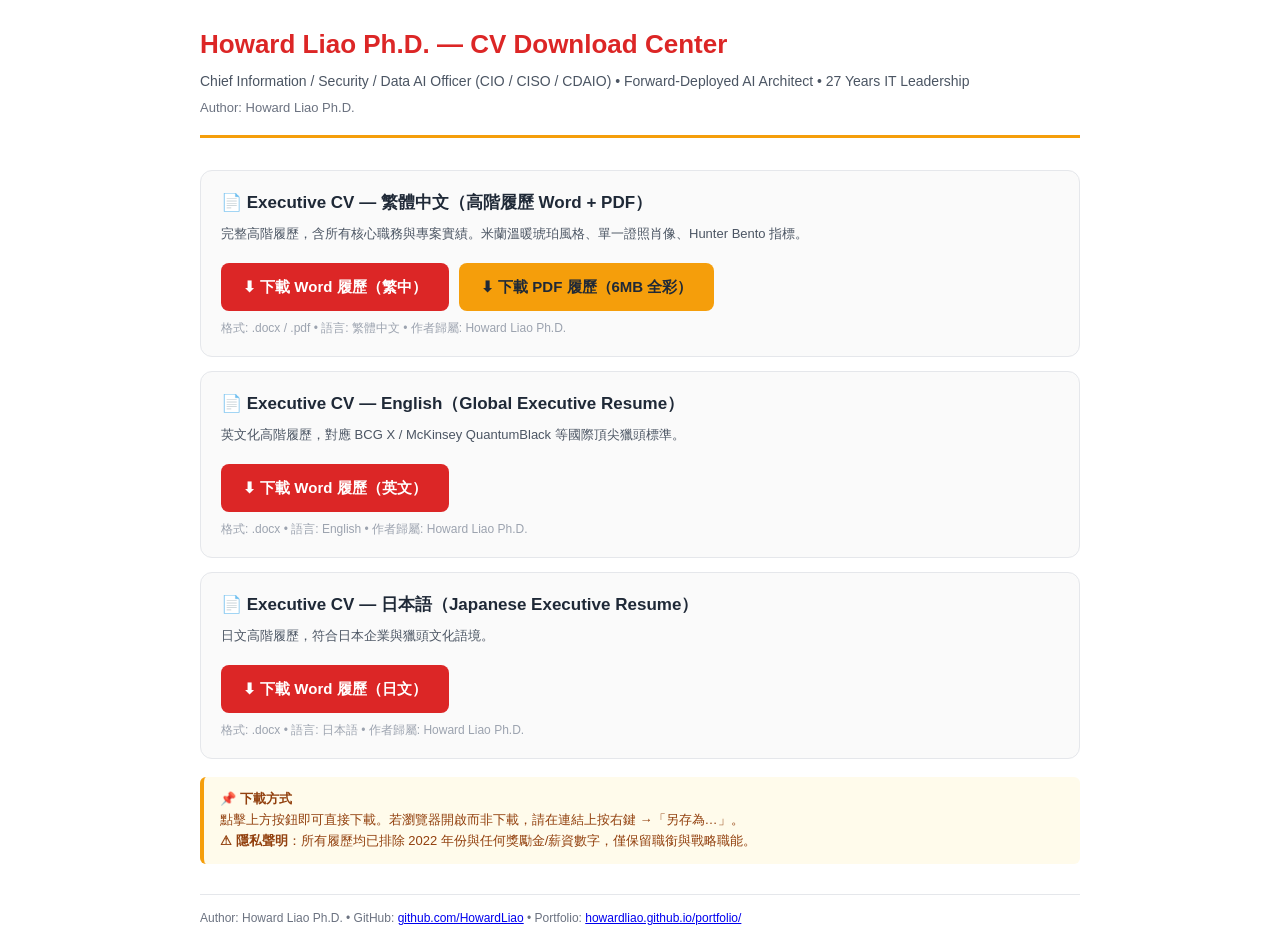
<file: cv-downloads.html>
<!DOCTYPE html>
<html lang="zh-Hant">
<head>
<meta charset="UTF-8">
<meta name="viewport" content="width=device-width, initial-scale=1.0">
<title>Howard Liao Ph.D. — CV Download Center</title>
<style>
  :root {
    --amber: #F59E0B;
    --rust: #DC2626;
    --dark: #1F2937;
    --bg: #FFFFFF;
  }
  * { box-sizing: border-box; margin: 0; padding: 0; }
  body {
    font-family: -apple-system, BlinkMacSystemFont, "Segoe UI", Roboto, "Helvetica Neue", Arial, sans-serif;
    background: var(--bg);
    color: var(--dark);
    line-height: 1.6;
    padding: 24px;
  }
  .container { max-width: 880px; margin: 0 auto; }
  header { margin-bottom: 32px; border-bottom: 3px solid var(--amber); padding-bottom: 16px; }
  header h1 {
    font-size: 26px;
    color: var(--rust);
    margin-bottom: 4px;
  }
  header p { color: #4b5563; font-size: 14px; }
  .author { font-size: 13px; color: #6b7280; margin-top: 6px; }
  .btn {
    display: inline-block;
    background: var(--rust);
    color: #fff;
    padding: 12px 22px;
    border-radius: 8px;
    text-decoration: none;
    font-weight: 600;
    font-size: 15px;
    margin: 8px 6px 0 0;
    transition: background 0.2s;
  }
  .btn:hover { background: #B91C1C; }
  .btn.amber { background: var(--amber); color: #1f2937; }
  .btn.amber:hover { background: #D97706; }
  .card {
    border: 1px solid #e5e7eb;
    border-radius: 12px;
    padding: 18px 20px;
    margin: 14px 0;
    background: #fafafa;
  }
  .card h3 { font-size: 17px; margin-bottom: 8px; }
  .card p { font-size: 13px; color: #4b5563; margin-bottom: 10px; }
  .card .meta { font-size: 12px; color: #9ca3af; margin-top: 8px; }
  .note { background: #fffbeb; border-left: 4px solid var(--amber); padding: 12px 16px; border-radius: 6px; margin-top: 18px; font-size: 13px; color: #92400e; }
  footer { margin-top: 30px; border-top: 1px solid #e5e7eb; padding-top: 14px; font-size: 12px; color: #6b7280; }
  @media (max-width: 600px) {
    body { padding: 14px; }
  }
</style>
</head>
<body>
<div class="container">
  <header>
    <h1>Howard Liao Ph.D. — CV Download Center</h1>
    <p>Chief Information / Security / Data AI Officer (CIO / CISO / CDAIO) &bull; Forward-Deployed AI Architect &bull; 27 Years IT Leadership</p>
    <div class="author">Author: Howard Liao Ph.D.</div>
  </header>

  <div class="card">
    <h3>📄 Executive CV — 繁體中文（高階履歷 Word + PDF）</h3>
    <p>完整高階履歷，含所有核心職務與專案實績。米蘭溫暖琥珀風格、單一證照肖像、Hunter Bento 指標。</p>
    <a class="btn" href="Howard_Liao_CISO_Resume_ZH.docx" download>⬇ 下載 Word 履歷（繁中）</a>
    <a class="btn amber" href="Howard_Liao_PhD_CV.pdf" download>⬇ 下載 PDF 履歷（6MB 全彩）</a>
    <div class="meta">格式: .docx / .pdf &bull; 語言: 繁體中文 &bull; 作者歸屬: Howard Liao Ph.D.</div>
  </div>

  <div class="card">
    <h3>📄 Executive CV — English（Global Executive Resume）</h3>
    <p>英文化高階履歷，對應 BCG X / McKinsey QuantumBlack 等國際頂尖獵頭標準。</p>
    <a class="btn" href="Howard_Liao_CISO_Resume_EN.docx" download>⬇ 下載 Word 履歷（英文）</a>
    <div class="meta">格式: .docx &bull; 語言: English &bull; 作者歸屬: Howard Liao Ph.D.</div>
  </div>

  <div class="card">
    <h3>📄 Executive CV — 日本語（Japanese Executive Resume）</h3>
    <p>日文高階履歷，符合日本企業與獵頭文化語境。</p>
    <a class="btn" href="Howard_Liao_CISO_Resume_JA.docx" download>⬇ 下載 Word 履歷（日文）</a>
    <div class="meta">格式: .docx &bull; 語言: 日本語 &bull; 作者歸屬: Howard Liao Ph.D.</div>
  </div>

  <div class="note">
    <strong>📌 下載方式</strong><br>
    點擊上方按鈕即可直接下載。若瀏覽器開啟而非下載，請在連結上按右鍵 →「另存為…」。<br>
    <strong>⚠ 隱私聲明</strong>：所有履歷均已排除 2022 年份與任何獎勵金/薪資數字，僅保留職銜與戰略職能。
  </div>

  <footer>
    Author: Howard Liao Ph.D. &bull; GitHub: <a href="https://github.com/HowardLiao">github.com/HowardLiao</a> &bull; Portfolio: <a href="https://howardliao.github.io/portfolio/">howardliao.github.io/portfolio/</a>
  </footer>
</div>
</body>
</html>
</file>
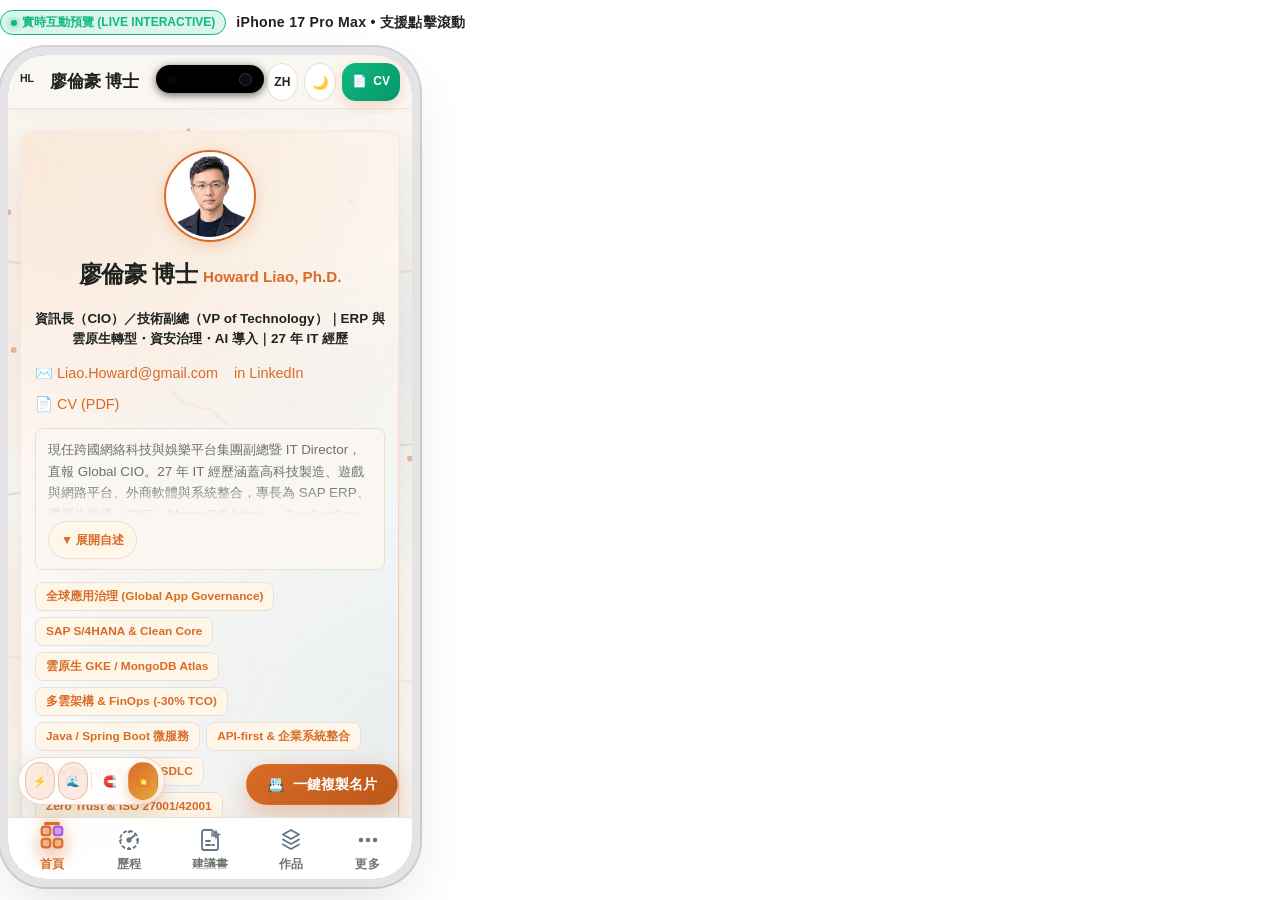
<file: preview_iphone.html>
<!DOCTYPE html>
<html lang="zh-TW">
<head>
  <meta charset="UTF-8">
  <style>
    body {
      margin: 0;
      padding: 10px 0;
      background: transparent;
      display: flex;
      flex-direction: column;
      align-items: flex-start;
      font-family: -apple-system, BlinkMacSystemFont, "Segoe UI", Roboto, sans-serif;
    }
    .preview-header {
      margin-bottom: 12px;
      display: flex;
      align-items: center;
      gap: 10px;
    }
    .status-pill {
      background: rgba(16, 185, 129, 0.15);
      border: 1px solid #10b981;
      color: #10b981;
      font-size: 0.75rem;
      font-weight: 700;
      padding: 3px 10px;
      border-radius: 20px;
      display: flex;
      align-items: center;
      gap: 5px;
    }
    .status-dot {
      width: 6px;
      height: 6px;
      background: #10b981;
      border-radius: 50%;
      box-shadow: 0 0 6px #10b981;
      animation: pulseDot 2s infinite;
    }
    @keyframes pulseDot {
      0%, 100% { opacity: 1; transform: scale(1); }
      50% { opacity: 0.4; transform: scale(0.8); }
    }
    .device-title {
      font-size: 0.88rem;
      font-weight: 800;
      color: #1F2421;
      letter-spacing: 0.02em;
    }

    /* iPhone 17 Pro Max 擬真旗艦外框 */
    .iphone-wrapper {
      position: relative;
      width: 420px;
      height: 840px;
      background: #FAF7F2;
      border: 8px solid #e4e4e7;
      border-radius: 46px;
      box-shadow: 
        0 25px 60px -15px rgba(31, 36, 33, 0.15),
        0 0 0 2px #d4d4d8,
        inset 0 0 4px rgba(255, 255, 255, 0.6);
      overflow: hidden;
      box-sizing: border-box;
    }

    /* 頂部動態島 (Dynamic Island) */
    .dynamic-island {
      position: absolute;
      top: 10px;
      left: 50%;
      transform: translateX(-50%);
      width: 108px;
      height: 28px;
      background: #000000;
      border-radius: 20px;
      z-index: 1000;
      display: flex;
      align-items: center;
      justify-content: space-between;
      padding: 0 12px;
      box-sizing: border-box;
      pointer-events: none;
      box-shadow: 0 2px 8px rgba(0, 0, 0, 0.6);
    }
    .island-lens {
      width: 11px;
      height: 11px;
      background: #090d16;
      border-radius: 50%;
      border: 1px solid rgba(255, 255, 255, 0.15);
    }
    .island-sensor {
      width: 9px;
      height: 9px;
      background: #050811;
      border-radius: 50%;
    }

    /* 真正的互動 iframe 視窗 (等比呈現手機網站) */
    .device-screen {
      width: 100%;
      height: 100%;
      border: none;
      background: #0a0f1d;
      border-radius: 38px;
      display: block;
    }

    /* 底部 Home Bar */
    .home-bar {
      position: absolute;
      bottom: 8px;
      left: 50%;
      transform: translateX(-50%);
      width: 125px;
      height: 4px;
      background: rgba(255, 255, 255, 0.6);
      border-radius: 4px;
      z-index: 1000;
      pointer-events: none;
    }
  </style>
</head>
<body>
  <div class="preview-header">
    <div class="status-pill">
      <span class="status-dot"></span>
      <span>實時互動預覽 (LIVE INTERACTIVE)</span>
    </div>
    <div class="device-title">iPhone 17 Pro Max • 支援點擊滾動</div>
  </div>

  <div class="iphone-wrapper">
    <!-- Dynamic Island -->
    <div class="dynamic-island">
      <div class="island-sensor"></div>
      <div class="island-lens"></div>
    </div>

    <!-- 真正可即時操作的互動式網頁 iframe -->
    <iframe class="device-screen" src="index.html" title="廖倫豪博士作品集實時預覽"></iframe>

    <!-- Home Indicator -->
    <div class="home-bar"></div>
  </div>
</body>
</html>
</file>
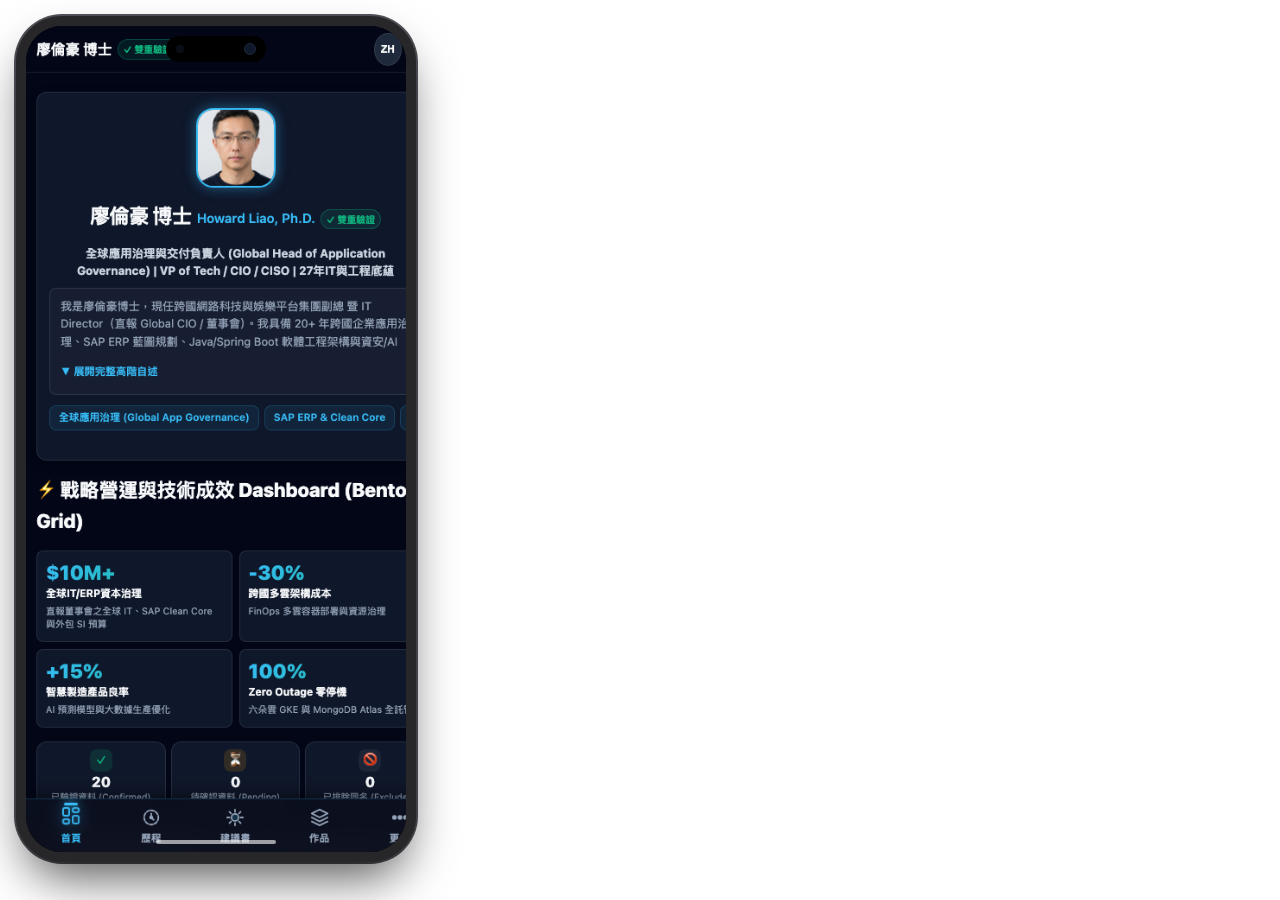
<file: assets/iphone_preview.html>
<!DOCTYPE html>
<html lang="zh-TW">
<head>
  <meta charset="UTF-8">
  <style>
    body {
      margin: 0;
      padding: 16px;
      display: flex;
      justify-content: flex-start;
      background: transparent;
      font-family: -apple-system, BlinkMacSystemFont, "Segoe UI", Roboto, sans-serif;
    }
    .device-mockup {
      width: 380px;
      background: #000;
      border: 10px solid #27272a;
      border-radius: 46px;
      box-shadow: 0 25px 50px -12px rgba(0, 0, 0, 0.7), 0 0 0 2px #52525b;
      overflow: hidden;
      position: relative;
    }
    /* Dynamic Island */
    .dynamic-island {
      position: absolute;
      top: 10px;
      left: 50%;
      transform: translateX(-50%);
      width: 100px;
      height: 26px;
      background: #000;
      border-radius: 20px;
      z-index: 100;
      display: flex;
      align-items: center;
      justify-content: space-between;
      padding: 0 10px;
      box-sizing: border-box;
    }
    .camera-lens {
      width: 10px;
      height: 10px;
      background: #0f172a;
      border-radius: 50%;
      border: 1px solid #1e293b;
    }
    .sensor {
      width: 8px;
      height: 8px;
      background: #090d16;
      border-radius: 50%;
    }
    /* Screen Image */
    .screen-img {
      width: 100%;
      height: auto;
      display: block;
    }
    /* Home Indicator */
    .home-indicator {
      position: absolute;
      bottom: 8px;
      left: 50%;
      transform: translateX(-50%);
      width: 120px;
      height: 4px;
      background: rgba(255, 255, 255, 0.6);
      border-radius: 4px;
      z-index: 100;
    }
  </style>
</head>
<body>
  <div class="device-mockup">
    <div class="dynamic-island">
      <div class="sensor"></div>
      <div class="camera-lens"></div>
    </div>
    <img class="screen-img" src="iphone_17_pro_max_view.png" alt="iPhone 17 Pro Max 實機畫面">
    <div class="home-indicator"></div>
  </div>
</body>
</html>
</file>
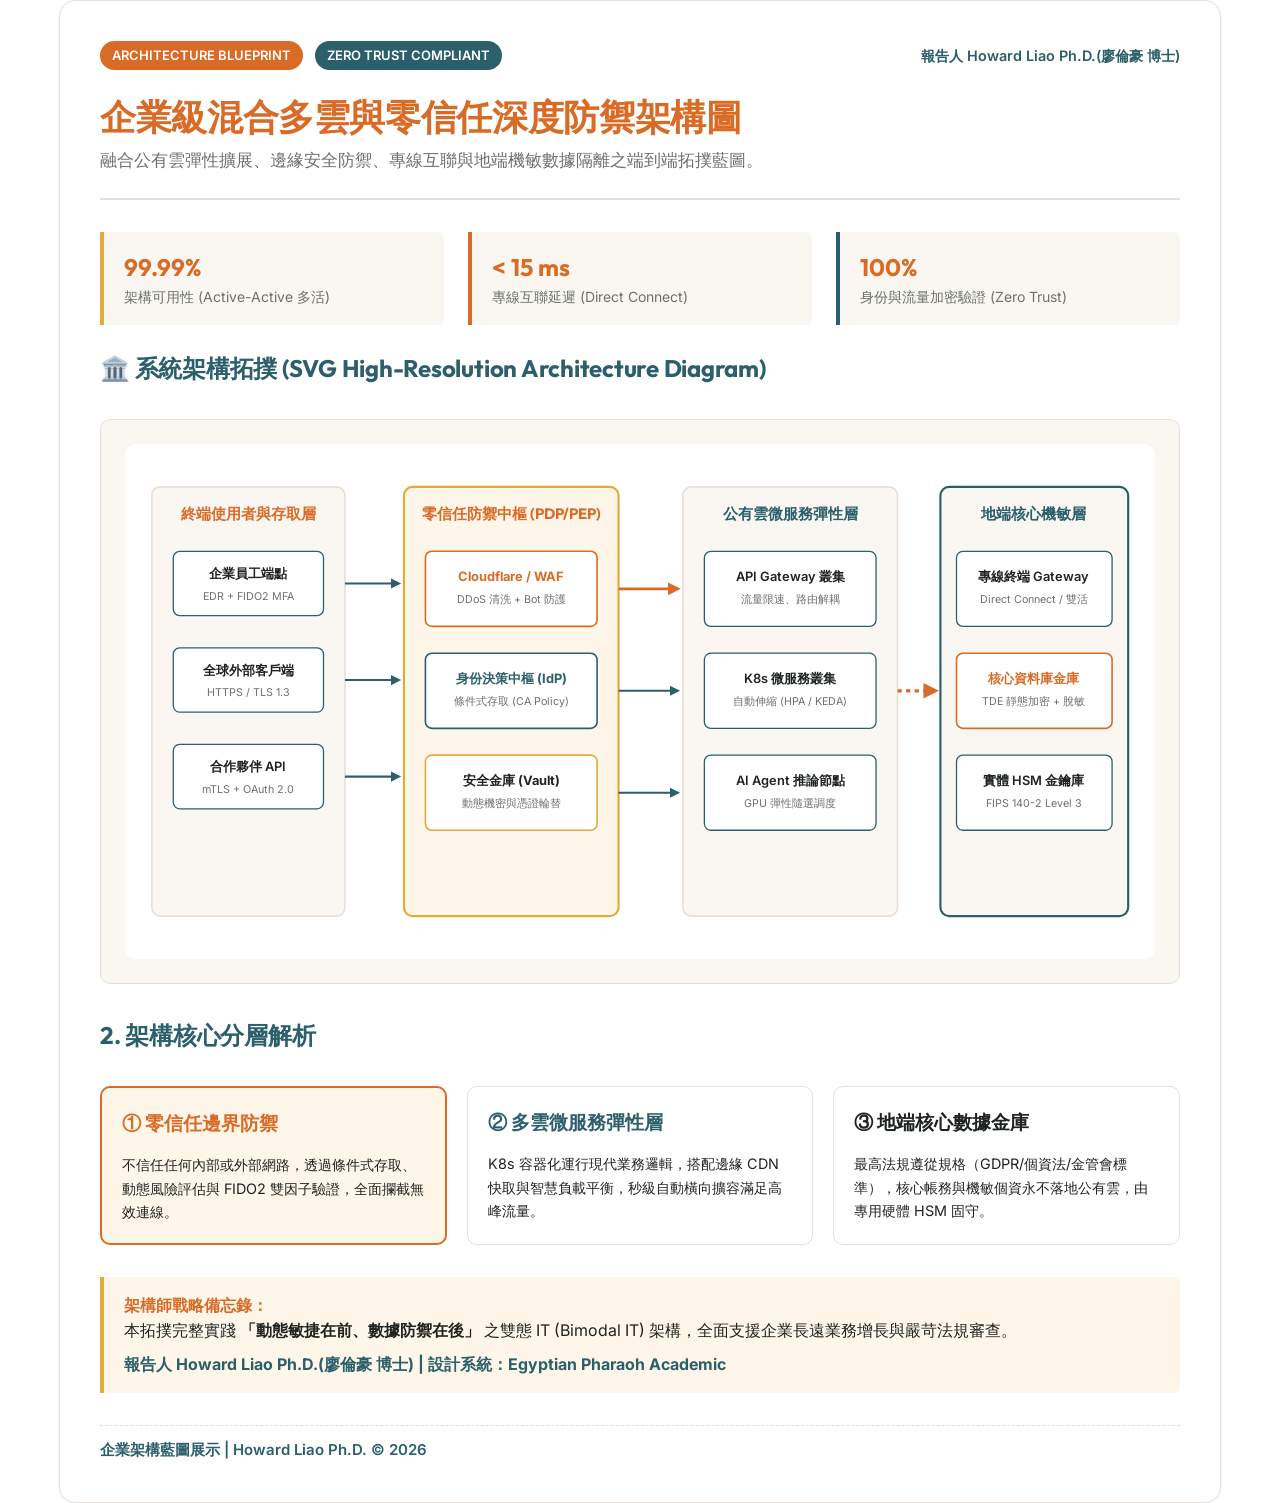
<file: design-system/architecture_showcase.html>
<!DOCTYPE html>
<html lang="zh-TW">
<head>
  <!-- Anti-Scraping & Privacy Protection -->
  <meta name="robots" content="noindex, nofollow, noarchive, nosnippet, noimageindex">
  <meta name="googlebot" content="noindex, nofollow, noarchive">

  <meta charset="UTF-8">
  <meta name="viewport" content="width=device-width, initial-scale=1.0">
  <title>企業混合多雲與零信任架構圖展示 - Howard Liao Ph.D.</title>
  <link rel="preconnect" href="https://fonts.googleapis.com">
  <link rel="preconnect" href="https://fonts.gstatic.com" crossorigin>
  <link href="https://fonts.googleapis.com/css2?family=Outfit:wght@500;600;700;800&family=Inter:wght@400;500;600;700&display=swap" rel="stylesheet">
  <link rel="stylesheet" href="pharaoh_theme.css">
  <style>
    body {
      background-color: #FAF7F2;
      padding: 2rem 1.5rem;
      margin: 0;
      font-family: var(--font-body);
      color: var(--pharaoh-neutral);
    }
    .container {
      max-width: 1080px;
      margin: 0 auto;
      background: #FFFFFF;
      border-radius: var(--radius-lg);
      border: 1px solid var(--pharaoh-border);
      padding: 2.5rem;
      box-shadow: var(--shadow-sm);
    }
    .header-banner {
      border-bottom: 2px solid var(--pharaoh-border);
      padding-bottom: 1.5rem;
      margin-bottom: 2rem;
    }
    .svg-wrapper {
      background: #FAF7F2;
      border: 1px solid var(--pharaoh-border);
      border-radius: var(--radius-md);
      padding: 1.5rem;
      margin: 2rem 0;
      overflow-x: auto;
    }
    svg {
      width: 100%;
      height: auto;
      min-width: 800px;
      display: block;
    }
    .interactive-grid {
      display: grid;
      grid-template-columns: repeat(3, 1fr);
      gap: 1.25rem;
      margin-top: 2rem;
    }
    .layer-box {
      background: #FFFFFF;
      border: 1px solid var(--pharaoh-border);
      border-radius: var(--radius-md);
      padding: 1.25rem;
      transition: all 0.2s ease;
      cursor: pointer;
    }
    .layer-box:hover {
      border-color: var(--pharaoh-primary);
      box-shadow: var(--shadow-md);
      transform: translateY(-2px);
    }
    .layer-box.active {
      border: 2px solid var(--pharaoh-primary);
      background-color: var(--pharaoh-accent-soft);
    }
    .kpi-row {
      display: flex;
      gap: 1.5rem;
      margin: 1.5rem 0;
    }
    .kpi-chip {
      flex: 1;
      background: var(--pharaoh-surface-warm);
      border-left: 4px solid var(--pharaoh-tertiary);
      padding: 1rem 1.25rem;
      border-radius: 0 var(--radius-sm) var(--radius-sm) 0;
    }
    .kpi-val {
      font-size: 1.5rem;
      font-weight: 700;
      color: var(--pharaoh-primary);
      font-family: var(--font-heading);
    }
    .kpi-label {
      font-size: 0.875rem;
      color: var(--pharaoh-muted);
    }
  </style>
</head>
<body class="pharaoh-theme">

  <div class="container">
    <div class="header-banner">
      <div style="display: flex; justify-content: space-between; align-items: center; margin-bottom: 0.75rem;">
        <div>
          <span class="pharaoh-badge-primary">ARCHITECTURE BLUEPRINT</span>
          <span class="pharaoh-badge-secondary" style="margin-left: 0.5rem;">ZERO TRUST COMPLIANT</span>
        </div>
        <div style="font-size: 0.9rem; font-weight: 600; color: var(--pharaoh-secondary);">
          報告人 Howard Liao Ph.D.(廖倫豪 博士)
        </div>
      </div>
      <h1 class="pharaoh-h1" style="margin-bottom: 0.5rem;">企業級混合多雲與零信任深度防禦架構圖</h1>
      <p style="color: var(--pharaoh-muted); margin: 0; font-size: 1.05rem;">
        融合公有雲彈性擴展、邊緣安全防禦、專線互聯與地端機敏數據隔離之端到端拓撲藍圖。
      </p>
    </div>

    <!-- Quick Stats -->
    <div class="kpi-row">
      <div class="kpi-chip">
        <div class="kpi-val">99.99%</div>
        <div class="kpi-label">架構可用性 (Active-Active 多活)</div>
      </div>
      <div class="kpi-chip" style="border-left-color: var(--pharaoh-primary);">
        <div class="kpi-val">&lt; 15 ms</div>
        <div class="kpi-label">專線互聯延遲 (Direct Connect)</div>
      </div>
      <div class="kpi-chip" style="border-left-color: var(--pharaoh-secondary);">
        <div class="kpi-val">100%</div>
        <div class="kpi-label">身份與流量加密驗證 (Zero Trust)</div>
      </div>
    </div>

    <!-- SVG Architecture Diagram -->
    <h2 class="pharaoh-h2">🏛️ 系統架構拓撲 (SVG High-Resolution Architecture Diagram)</h2>

    <div class="svg-wrapper">
      <svg viewBox="0 0 960 480" xmlns="http://www.w3.org/2000/svg">
        <defs>
          <!-- Gradients -->
          <linearGradient id="primaryGrad" x1="0%" y1="0%" x2="100%" y2="100%">
            <stop offset="0%" stop-color="#D96B27"/>
            <stop offset="100%" stop-color="#BC581A"/>
          </linearGradient>
          <linearGradient id="secGrad" x1="0%" y1="0%" x2="100%" y2="100%">
            <stop offset="0%" stop-color="#2B5F6B"/>
            <stop offset="100%" stop-color="#1B424B"/>
          </linearGradient>
          <linearGradient id="goldGrad" x1="0%" y1="0%" x2="100%" y2="100%">
            <stop offset="0%" stop-color="#FEF7E9"/>
            <stop offset="100%" stop-color="#FCEFD2"/>
          </linearGradient>
          <!-- Arrow marker -->
          <marker id="arrow" viewBox="0 0 10 10" refX="6" refY="5" markerWidth="6" markerHeight="6" orient="auto-start-reverse">
            <path d="M 0 1 L 8 5 L 0 9 z" fill="#2B5F6B"/>
          </marker>
          <marker id="arrow-gold" viewBox="0 0 10 10" refX="6" refY="5" markerWidth="6" markerHeight="6" orient="auto-start-reverse">
            <path d="M 0 1 L 8 5 L 0 9 z" fill="#D96B27"/>
          </marker>
        </defs>

        <!-- Background grid styling -->
        <rect width="960" height="480" rx="10" fill="#FFFFFF"/>

        <!-- LAYER 1: Client & Perimeter -->
        <g id="client-layer">
          <rect x="25" y="40" width="180" height="400" rx="8" fill="#FAF7F2" stroke="#E8DFD8" stroke-width="1.5"/>
          <text x="115" y="70" text-anchor="middle" font-family="Outfit" font-size="14" font-weight="700" fill="#D96B27">終端使用者與存取層</text>
          
          <!-- Nodes -->
          <rect x="45" y="100" width="140" height="60" rx="6" fill="#FFFFFF" stroke="#2B5F6B" stroke-width="1.2"/>
          <text x="115" y="125" text-anchor="middle" font-family="Inter" font-size="12" font-weight="600" fill="#1F2421">企業員工端點</text>
          <text x="115" y="145" text-anchor="middle" font-family="Inter" font-size="10" fill="#6B726C">EDR + FIDO2 MFA</text>

          <rect x="45" y="190" width="140" height="60" rx="6" fill="#FFFFFF" stroke="#2B5F6B" stroke-width="1.2"/>
          <text x="115" y="215" text-anchor="middle" font-family="Inter" font-size="12" font-weight="600" fill="#1F2421">全球外部客戶端</text>
          <text x="115" y="235" text-anchor="middle" font-family="Inter" font-size="10" fill="#6B726C">HTTPS / TLS 1.3</text>

          <rect x="45" y="280" width="140" height="60" rx="6" fill="#FFFFFF" stroke="#2B5F6B" stroke-width="1.2"/>
          <text x="115" y="305" text-anchor="middle" font-family="Inter" font-size="12" font-weight="600" fill="#1F2421">合作夥伴 API</text>
          <text x="115" y="325" text-anchor="middle" font-family="Inter" font-size="10" fill="#6B726C">mTLS + OAuth 2.0</text>
        </g>

        <!-- Connecting line to Zero Trust Gateway -->
        <path d="M 205 130 L 255 130" stroke="#2B5F6B" stroke-width="2" marker-end="url(#arrow)"/>
        <path d="M 205 220 L 255 220" stroke="#2B5F6B" stroke-width="2" marker-end="url(#arrow)"/>
        <path d="M 205 310 L 255 310" stroke="#2B5F6B" stroke-width="2" marker-end="url(#arrow)"/>

        <!-- LAYER 2: Zero Trust Edge & Security Proxy -->
        <g id="security-layer">
          <rect x="260" y="40" width="200" height="400" rx="8" fill="#FEF7E9" stroke="#E5A93C" stroke-width="2"/>
          <text x="360" y="70" text-anchor="middle" font-family="Outfit" font-size="14" font-weight="700" fill="#D96B27">零信任防禦中樞 (PDP/PEP)</text>

          <rect x="280" y="100" width="160" height="70" rx="6" fill="#FFFFFF" stroke="#D96B27" stroke-width="1.5"/>
          <text x="360" y="128" text-anchor="middle" font-family="Inter" font-size="12" font-weight="700" fill="#D96B27">Cloudflare / WAF</text>
          <text x="360" y="148" text-anchor="middle" font-family="Inter" font-size="10" fill="#6B726C">DDoS 清洗 + Bot 防護</text>

          <rect x="280" y="195" width="160" height="70" rx="6" fill="#FFFFFF" stroke="#2B5F6B" stroke-width="1.5"/>
          <text x="360" y="223" text-anchor="middle" font-family="Inter" font-size="12" font-weight="700" fill="#2B5F6B">身份決策中樞 (IdP)</text>
          <text x="360" y="243" text-anchor="middle" font-family="Inter" font-size="10" fill="#6B726C">條件式存取 (CA Policy)</text>

          <rect x="280" y="290" width="160" height="70" rx="6" fill="#FFFFFF" stroke="#E5A93C" stroke-width="1.5"/>
          <text x="360" y="318" text-anchor="middle" font-family="Inter" font-size="12" font-weight="700" fill="#1F2421">安全金庫 (Vault)</text>
          <text x="360" y="338" text-anchor="middle" font-family="Inter" font-size="10" fill="#6B726C">動態機密與憑證輪替</text>
        </g>

        <!-- Connecting lines to Clouds -->
        <path d="M 460 135 L 515 135" stroke="#D96B27" stroke-width="2.5" marker-end="url(#arrow-gold)"/>
        <path d="M 460 230 L 515 230" stroke="#2B5F6B" stroke-width="2" marker-end="url(#arrow)"/>
        <path d="M 460 325 L 515 325" stroke="#2B5F6B" stroke-width="2" marker-end="url(#arrow)"/>

        <!-- LAYER 3: Multi-Cloud Workloads -->
        <g id="cloud-layer">
          <rect x="520" y="40" width="200" height="400" rx="8" fill="#FAF7F2" stroke="#E8DFD8" stroke-width="1.5"/>
          <text x="620" y="70" text-anchor="middle" font-family="Outfit" font-size="14" font-weight="700" fill="#2B5F6B">公有雲微服務彈性層</text>

          <rect x="540" y="100" width="160" height="70" rx="6" fill="#FFFFFF" stroke="#2B5F6B" stroke-width="1.2"/>
          <text x="620" y="128" text-anchor="middle" font-family="Inter" font-size="12" font-weight="600" fill="#1F2421">API Gateway 叢集</text>
          <text x="620" y="148" text-anchor="middle" font-family="Inter" font-size="10" fill="#6B726C">流量限速、路由解耦</text>

          <rect x="540" y="195" width="160" height="70" rx="6" fill="#FFFFFF" stroke="#2B5F6B" stroke-width="1.2"/>
          <text x="620" y="223" text-anchor="middle" font-family="Inter" font-size="12" font-weight="600" fill="#1F2421">K8s 微服務叢集</text>
          <text x="620" y="243" text-anchor="middle" font-family="Inter" font-size="10" fill="#6B726C">自動伸縮 (HPA / KEDA)</text>

          <rect x="540" y="290" width="160" height="70" rx="6" fill="#FFFFFF" stroke="#2B5F6B" stroke-width="1.2"/>
          <text x="620" y="318" text-anchor="middle" font-family="Inter" font-size="12" font-weight="600" fill="#1F2421">AI Agent 推論節點</text>
          <text x="620" y="338" text-anchor="middle" font-family="Inter" font-size="10" fill="#6B726C">GPU 彈性隨選調度</text>
        </g>

        <!-- Connecting lines to On-Premises via Direct Connect -->
        <path d="M 720 230 L 755 230" stroke="#D96B27" stroke-width="3" stroke-dasharray="4" marker-end="url(#arrow-gold)"/>

        <!-- LAYER 4: On-Premises Core -->
        <g id="onprem-layer">
          <rect x="760" y="40" width="175" height="400" rx="8" fill="#FAF7F2" stroke="#2B5F6B" stroke-width="2"/>
          <text x="847" y="70" text-anchor="middle" font-family="Outfit" font-size="14" font-weight="700" fill="#2B5F6B">地端核心機敏層</text>

          <rect x="775" y="100" width="145" height="70" rx="6" fill="#FFFFFF" stroke="#2B5F6B" stroke-width="1.2"/>
          <text x="847" y="128" text-anchor="middle" font-family="Inter" font-size="12" font-weight="600" fill="#1F2421">專線終端 Gateway</text>
          <text x="847" y="148" text-anchor="middle" font-family="Inter" font-size="10" fill="#6B726C">Direct Connect / 雙活</text>

          <rect x="775" y="195" width="145" height="70" rx="6" fill="#FFFFFF" stroke="#D96B27" stroke-width="1.5"/>
          <text x="847" y="223" text-anchor="middle" font-family="Inter" font-size="12" font-weight="700" fill="#D96B27">核心資料庫金庫</text>
          <text x="847" y="243" text-anchor="middle" font-family="Inter" font-size="10" fill="#6B726C">TDE 靜態加密 + 脫敏</text>

          <rect x="775" y="290" width="145" height="70" rx="6" fill="#FFFFFF" stroke="#2B5F6B" stroke-width="1.2"/>
          <text x="847" y="318" text-anchor="middle" font-family="Inter" font-size="12" font-weight="600" fill="#1F2421">實體 HSM 金鑰庫</text>
          <text x="847" y="338" text-anchor="middle" font-family="Inter" font-size="10" fill="#6B726C">FIPS 140-2 Level 3</text>
        </g>
      </svg>
    </div>

    <!-- Explanatory Interactive Cards -->
    <h2 class="pharaoh-h2">2. 架構核心分層解析</h2>
    <div class="interactive-grid">
      <div class="layer-box active">
        <h3 class="pharaoh-h3" style="margin-top: 0; color: var(--pharaoh-primary);">① 零信任邊界防禦</h3>
        <p style="font-size: 0.9rem; color: var(--pharaoh-neutral); margin-bottom: 0;">
          不信任任何內部或外部網路，透過條件式存取、動態風險評估與 FIDO2 雙因子驗證，全面攔截無效連線。
        </p>
      </div>

      <div class="layer-box">
        <h3 class="pharaoh-h3" style="margin-top: 0; color: var(--pharaoh-secondary);">② 多雲微服務彈性層</h3>
        <p style="font-size: 0.9rem; color: var(--pharaoh-neutral); margin-bottom: 0;">
          K8s 容器化運行現代業務邏輯，搭配邊緣 CDN 快取與智慧負載平衡，秒級自動橫向擴容滿足高峰流量。
        </p>
      </div>

      <div class="layer-box">
        <h3 class="pharaoh-h3" style="margin-top: 0; color: var(--pharaoh-neutral);">③ 地端核心數據金庫</h3>
        <p style="font-size: 0.9rem; color: var(--pharaoh-neutral); margin-bottom: 0;">
          最高法規遵從規格（GDPR/個資法/金管會標準），核心帳務與機敏個資永不落地公有雲，由專用硬體 HSM 固守。
        </p>
      </div>
    </div>

    <div class="pharaoh-callout" style="margin-top: 2rem;">
      <strong style="color: var(--pharaoh-primary);">架構師戰略備忘錄：</strong><br>
      本拓撲完整實踐 <strong>「動態敏捷在前、數據防禦在後」</strong> 之雙態 IT (Bimodal IT) 架構，全面支援企業長遠業務增長與嚴苛法規審查。<br>
      <span style="display: inline-block; margin-top: 0.5rem; font-weight: 700; color: var(--pharaoh-secondary);">
        報告人 Howard Liao Ph.D.(廖倫豪 博士)  |  設計系統：Egyptian Pharaoh Academic
      </span>
    </div>

    <div class="pharaoh-attribution">
      企業架構藍圖展示 | Howard Liao Ph.D. © 2026
    </div>
  </div>

</body>
</html>
</file>
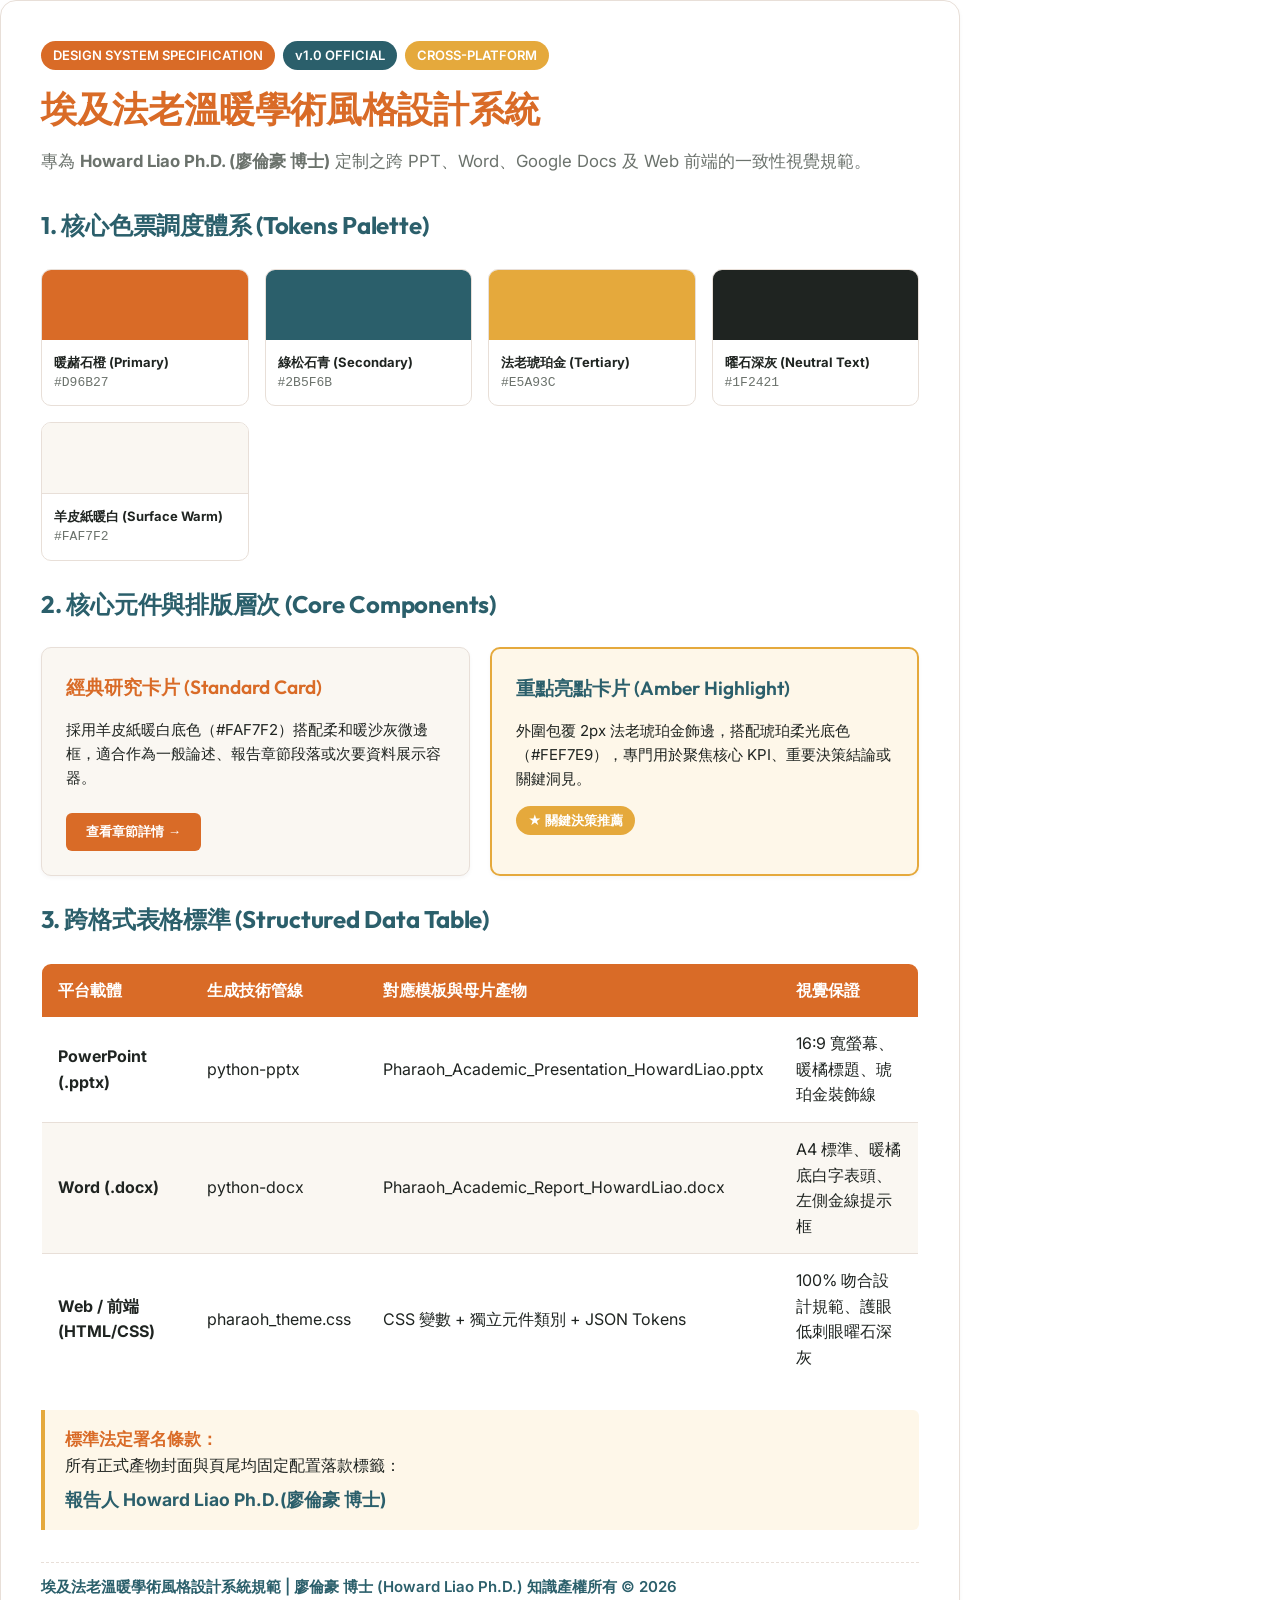
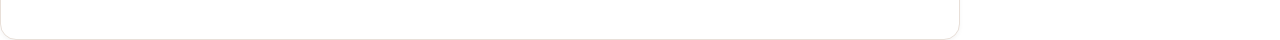
<file: design-system/preview.html>
<!DOCTYPE html>
<html lang="zh-TW">
<head>
  <!-- Anti-Scraping & Privacy Protection -->
  <meta name="robots" content="noindex, nofollow, noarchive, nosnippet, noimageindex">
  <meta name="googlebot" content="noindex, nofollow, noarchive">

  <meta charset="UTF-8">
  <meta name="viewport" content="width=device-width, initial-scale=1.0">
  <title>埃及法老溫暖學術風格 - 設計系統視覺展示</title>
  <link rel="preconnect" href="https://fonts.googleapis.com">
  <link rel="preconnect" href="https://fonts.gstatic.com" crossorigin>
  <link href="https://fonts.googleapis.com/css2?family=Outfit:wght@500;600;700;800&family=Inter:wght@400;500;600;700&display=swap" rel="stylesheet">
  <link rel="stylesheet" href="pharaoh_theme.css">
  <style>
    body {
      padding: 2.5rem;
      max-width: 960px;
      margin: 0 auto;
      background-color: #FAF7F2;
    }
    .spec-container {
      background: #FFFFFF;
      border: 1px solid var(--pharaoh-border);
      border-radius: var(--radius-lg);
      padding: 2.5rem;
      box-shadow: var(--shadow-sm);
    }
    .palette-grid {
      display: grid;
      grid-template-columns: repeat(auto-fit, minmax(180px, 1fr));
      gap: 1rem;
      margin: 1.5rem 0;
    }
    .color-chip {
      border-radius: var(--radius-md);
      overflow: hidden;
      border: 1px solid var(--pharaoh-border);
      background: #FFFFFF;
    }
    .color-swatch {
      height: 70px;
      width: 100%;
    }
    .color-info {
      padding: 0.75rem;
      font-size: 0.8125rem;
    }
    .color-name {
      font-weight: 700;
      color: var(--pharaoh-neutral);
    }
    .color-hex {
      color: var(--pharaoh-muted);
      font-family: monospace;
    }
    .card-grid {
      display: grid;
      grid-template-columns: 1fr 1fr;
      gap: 1.25rem;
      margin: 1.5rem 0;
    }
    .tag-row {
      display: flex;
      gap: 0.5rem;
      align-items: center;
      margin-bottom: 1rem;
    }
  </style>
</head>
<body class="pharaoh-theme">

  <div class="spec-container">
    <div class="tag-row">
      <span class="pharaoh-badge-primary">DESIGN SYSTEM SPECIFICATION</span>
      <span class="pharaoh-badge-secondary">v1.0 OFFICIAL</span>
      <span class="pharaoh-badge-tertiary">CROSS-PLATFORM</span>
    </div>

    <h1 class="pharaoh-h1" style="margin-top: 0.5rem;">埃及法老溫暖學術風格設計系統</h1>
    <p style="color: var(--pharaoh-muted); font-size: 1.05rem; margin-bottom: 2rem;">
      專為 <strong>Howard Liao Ph.D. (廖倫豪 博士)</strong> 定制之跨 PPT、Word、Google Docs 及 Web 前端的一致性視覺規範。
    </p>

    <!-- Color Palette Showcase -->
    <h2 class="pharaoh-h2">1. 核心色票調度體系 (Tokens Palette)</h2>
    <div class="palette-grid">
      <div class="color-chip">
        <div class="color-swatch" style="background-color: #D96B27;"></div>
        <div class="color-info">
          <div class="color-name">暖赭石橙 (Primary)</div>
          <div class="color-hex">#D96B27</div>
        </div>
      </div>

      <div class="color-chip">
        <div class="color-swatch" style="background-color: #2B5F6B;"></div>
        <div class="color-info">
          <div class="color-name">綠松石青 (Secondary)</div>
          <div class="color-hex">#2B5F6B</div>
        </div>
      </div>

      <div class="color-chip">
        <div class="color-swatch" style="background-color: #E5A93C;"></div>
        <div class="color-info">
          <div class="color-name">法老琥珀金 (Tertiary)</div>
          <div class="color-hex">#E5A93C</div>
        </div>
      </div>

      <div class="color-chip">
        <div class="color-swatch" style="background-color: #1F2421;"></div>
        <div class="color-info">
          <div class="color-name">曜石深灰 (Neutral Text)</div>
          <div class="color-hex">#1F2421</div>
        </div>
      </div>

      <div class="color-chip">
        <div class="color-swatch" style="background-color: #FAF7F2; border-bottom: 1px solid #E8DFD8;"></div>
        <div class="color-info">
          <div class="color-name">羊皮紙暖白 (Surface Warm)</div>
          <div class="color-hex">#FAF7F2</div>
        </div>
      </div>
    </div>

    <!-- UI Components Demo -->
    <h2 class="pharaoh-h2">2. 核心元件與排版層次 (Core Components)</h2>

    <div class="card-grid">
      <div class="pharaoh-card">
        <h3 class="pharaoh-h3" style="margin-top: 0; color: var(--pharaoh-primary);">經典研究卡片 (Standard Card)</h3>
        <p style="color: var(--pharaoh-neutral); font-size: 0.9375rem;">
          採用羊皮紙暖白底色（#FAF7F2）搭配柔和暖沙灰微邊框，適合作為一般論述、報告章節段落或次要資料展示容器。
        </p>
        <button class="pharaoh-btn-primary" style="margin-top: 0.5rem;">查看章節詳情 →</button>
      </div>

      <div class="pharaoh-card-highlight">
        <h3 class="pharaoh-h3" style="margin-top: 0; color: var(--pharaoh-secondary);">重點亮點卡片 (Amber Highlight)</h3>
        <p style="color: var(--pharaoh-neutral); font-size: 0.9375rem;">
          外圍包覆 2px 法老琥珀金飾邊，搭配琥珀柔光底色（#FEF7E9），專門用於聚焦核心 KPI、重要決策結論或關鍵洞見。
        </p>
        <span class="pharaoh-badge-tertiary">★ 關鍵決策推薦</span>
      </div>
    </div>

    <!-- Table Demo -->
    <h2 class="pharaoh-h2">3. 跨格式表格標準 (Structured Data Table)</h2>
    <table class="pharaoh-table">
      <thead>
        <tr>
          <th>平台載體</th>
          <th>生成技術管線</th>
          <th>對應模板與母片產物</th>
          <th>視覺保證</th>
        </tr>
      </thead>
      <tbody>
        <tr>
          <td><strong>PowerPoint (.pptx)</strong></td>
          <td>python-pptx</td>
          <td>Pharaoh_Academic_Presentation_HowardLiao.pptx</td>
          <td>16:9 寬螢幕、暖橘標題、琥珀金裝飾線</td>
        </tr>
        <tr>
          <td><strong>Word (.docx)</strong></td>
          <td>python-docx</td>
          <td>Pharaoh_Academic_Report_HowardLiao.docx</td>
          <td>A4 標準、暖橘底白字表頭、左側金線提示框</td>
        </tr>
        <tr>
          <td><strong>Web / 前端 (HTML/CSS)</strong></td>
          <td>pharaoh_theme.css</td>
          <td>CSS 變數 + 獨立元件類別 + JSON Tokens</td>
          <td>100% 吻合設計規範、護眼低刺眼曜石深灰</td>
        </tr>
      </tbody>
    </table>

    <!-- Callout Demo -->
    <div class="pharaoh-callout">
      <strong style="color: var(--pharaoh-primary); font-size: 1.05rem;">標準法定署名條款：</strong><br>
      所有正式產物封面與頁尾均固定配置落款標籤：<br>
      <span style="font-weight: 700; color: var(--pharaoh-secondary); font-size: 1.1rem; display: inline-block; margin-top: 0.5rem;">
        報告人 Howard Liao Ph.D.(廖倫豪 博士)
      </span>
    </div>

    <div class="pharaoh-attribution">
      埃及法老溫暖學術風格設計系統規範 | 廖倫豪 博士 (Howard Liao Ph.D.) 知識產權所有 © 2026
    </div>
  </div>

</body>
</html>
</file>
<file: design-system/pharaoh_theme.css>
/**
 * Egyptian Pharaoh Academic Design System (CSS Variables & Utility Classes)
 * Howard Liao Ph.D. (廖倫豪 博士)
 */

:root {
  /* Colors */
  --pharaoh-primary: #D96B27;
  --pharaoh-primary-hover: #BC581A;
  --pharaoh-secondary: #2B5F6B;
  --pharaoh-tertiary: #E5A93C;
  --pharaoh-neutral: #1F2421;
  --pharaoh-muted: #6B726C;
  --pharaoh-surface: #FFFFFF;
  --pharaoh-surface-warm: #FAF7F2;
  --pharaoh-border: #E8DFD8;
  --pharaoh-accent-soft: #FEF7E9;

  /* Typography */
  --font-heading: 'Outfit', 'PingFang TC', 'Microsoft JhengHei UI', sans-serif;
  --font-body: 'Inter', 'PingFang TC', 'Noto Sans TC', system-ui, sans-serif;

  /* Border Radius */
  --radius-sm: 6px;
  --radius-md: 10px;
  --radius-lg: 16px;
  --radius-pill: 9999px;

  /* Shadows */
  --shadow-sm: 0 2px 4px rgba(31, 36, 33, 0.04);
  --shadow-md: 0 4px 12px rgba(217, 107, 39, 0.08);
  --shadow-lg: 0 8px 24px rgba(31, 36, 33, 0.08);
}

/* Base resets */
body.pharaoh-theme {
  background-color: var(--pharaoh-surface);
  color: var(--pharaoh-neutral);
  font-family: var(--font-body);
  line-height: 1.6;
  margin: 0;
  padding: 0;
  -webkit-font-smoothing: antialiased;
}

/* Headings */
.pharaoh-h1 {
  font-family: var(--font-heading);
  font-size: 2.25rem;
  font-weight: 700;
  color: var(--pharaoh-primary);
  letter-spacing: -0.01em;
  line-height: 1.25;
  margin-bottom: 1rem;
}

.pharaoh-h2 {
  font-family: var(--font-heading);
  font-size: 1.5rem;
  font-weight: 700;
  color: var(--pharaoh-secondary);
  letter-spacing: -0.01em;
  margin-top: 1.5rem;
  margin-bottom: 0.75rem;
}

.pharaoh-h3 {
  font-family: var(--font-heading);
  font-size: 1.2rem;
  font-weight: 600;
  color: var(--pharaoh-neutral);
  margin-top: 1.25rem;
  margin-bottom: 0.5rem;
}

/* Components */
.pharaoh-card {
  background-color: var(--pharaoh-surface-warm);
  border: 1px solid var(--pharaoh-border);
  border-radius: var(--radius-md);
  padding: 1.5rem;
  box-shadow: var(--shadow-sm);
  transition: transform 0.2s ease, box-shadow 0.2s ease;
}

.pharaoh-card:hover {
  transform: translateY(-2px);
  box-shadow: var(--shadow-md);
}

.pharaoh-card-highlight {
  background-color: var(--pharaoh-accent-soft);
  border: 2px solid var(--pharaoh-tertiary);
  border-radius: var(--radius-md);
  padding: 1.5rem;
  box-shadow: var(--shadow-sm);
}

.pharaoh-badge-primary {
  display: inline-block;
  background-color: var(--pharaoh-primary);
  color: #FFFFFF;
  font-size: 0.8125rem;
  font-weight: 600;
  padding: 0.25rem 0.75rem;
  border-radius: var(--radius-pill);
}

.pharaoh-badge-secondary {
  display: inline-block;
  background-color: var(--pharaoh-secondary);
  color: #FFFFFF;
  font-size: 0.8125rem;
  font-weight: 600;
  padding: 0.25rem 0.75rem;
  border-radius: var(--radius-pill);
}

.pharaoh-badge-tertiary {
  display: inline-block;
  background-color: var(--pharaoh-tertiary);
  color: #FFFFFF;
  font-size: 0.8125rem;
  font-weight: 600;
  padding: 0.25rem 0.75rem;
  border-radius: var(--radius-pill);
}

.pharaoh-btn-primary {
  background-color: var(--pharaoh-primary);
  color: #FFFFFF;
  font-weight: 600;
  padding: 0.625rem 1.25rem;
  border-radius: var(--radius-sm);
  border: none;
  cursor: pointer;
  transition: background-color 0.2s ease;
  text-decoration: none;
  display: inline-flex;
  align-items: center;
  gap: 0.5rem;
}

.pharaoh-btn-primary:hover {
  background-color: var(--pharaoh-primary-hover);
}

.pharaoh-table {
  width: 100%;
  border-collapse: collapse;
  margin: 1.5rem 0;
  border-radius: var(--radius-md);
  overflow: hidden;
  border: 1px solid var(--pharaoh-border);
}

.pharaoh-table th {
  background-color: var(--pharaoh-primary);
  color: #FFFFFF;
  font-weight: 600;
  text-align: left;
  padding: 0.875rem 1rem;
}

.pharaoh-table td {
  padding: 0.875rem 1rem;
  border-bottom: 1px solid var(--pharaoh-border);
  color: var(--pharaoh-neutral);
}

.pharaoh-table tr:nth-child(even) td {
  background-color: var(--pharaoh-surface-warm);
}

.pharaoh-callout {
  border-left: 4px solid var(--pharaoh-tertiary);
  background-color: var(--pharaoh-accent-soft);
  padding: 1rem 1.25rem;
  border-radius: 0 var(--radius-sm) var(--radius-sm) 0;
  margin: 1.25rem 0;
}

.pharaoh-attribution {
  font-size: 0.9375rem;
  font-weight: 600;
  color: var(--pharaoh-secondary);
  border-top: 1px dashed var(--pharaoh-border);
  padding-top: 0.75rem;
  margin-top: 2rem;
}
</file>
